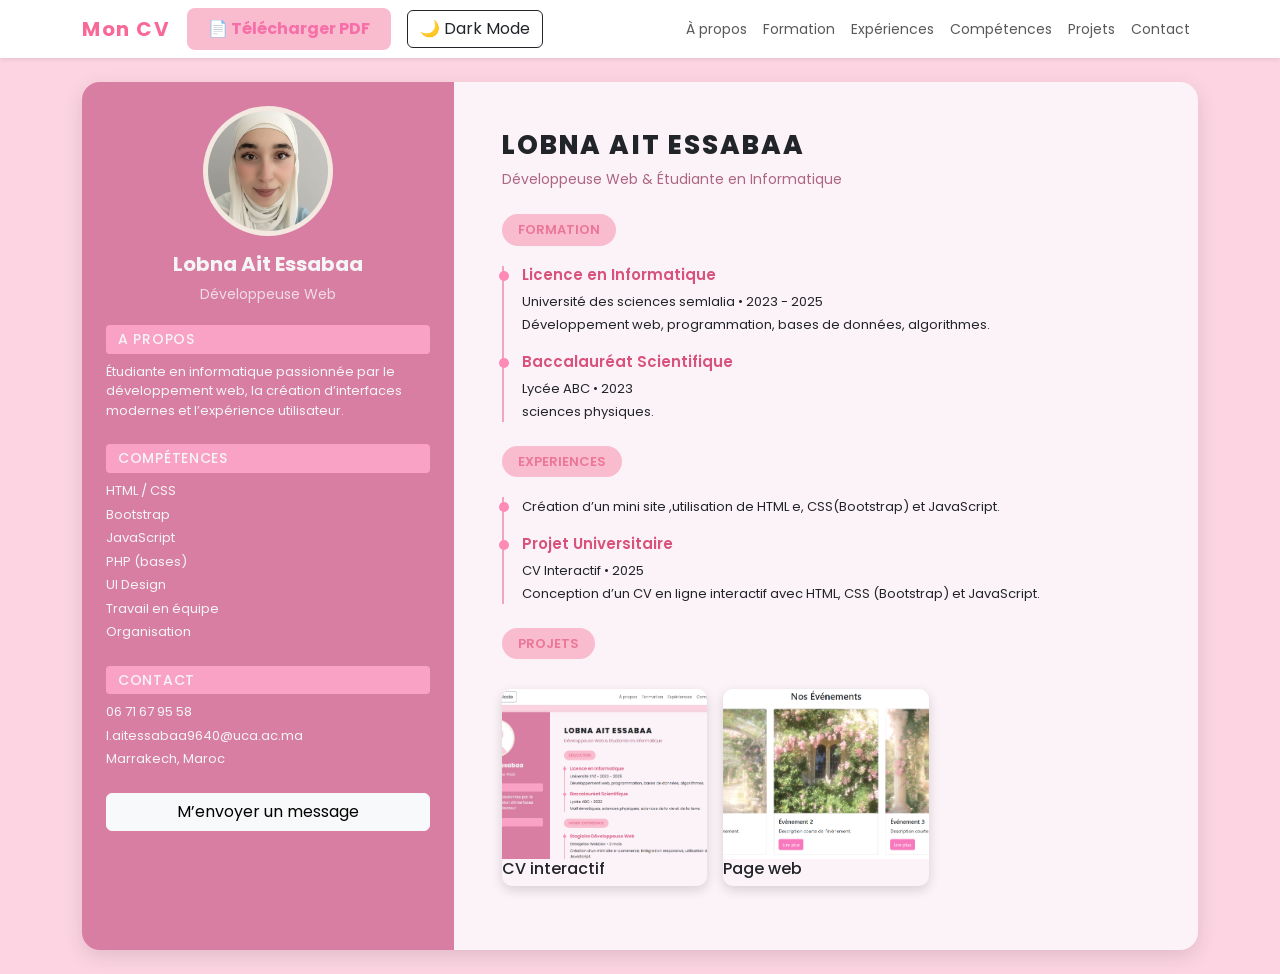
<file: index2.html>
<!DOCTYPE html>
<html lang="fr">
<head>
    <meta charset="UTF-8">
    <meta name="viewport" content="width=device-width, initial-scale=1.0">
    <title>CV - Lobna Ait Essabaa</title>
    <link rel="stylesheet"
          href="https://cdn.jsdelivr.net/npm/bootstrap@5.3.2/dist/css/bootstrap.min.css">
    <link rel="stylesheet"
          href="https://fonts.googleapis.com/css2?family=Poppins:wght@300;400;600;800&display=swap">
    <link rel="stylesheet" href="style2.css">
</head>
<body>
<nav class="navbar navbar-expand-lg navbar-light bg-white shadow-sm sticky-top">
    <div class="container">
        <a class="navbar-brand fw-bold" href="#">Mon CV</a>
        <button class="navbar-toggler" type="button" data-bs-toggle="collapse" data-bs-target="#menu">
            <span class="navbar-toggler-icon"></span>
        </button>
        <a href="cv.pdf" download class="btn" style="
            background: #f9bbce;
            color:#f76fa8;
            font-weight:bold;
            border-radius:8px;
            padding:8px 20px;
            ">
            📄 Télécharger PDF
            </a>
        <button id="darkToggle" class="btn btn-outline-dark ms-3">🌙 Dark Mode</button>
        <div class="collapse navbar-collapse" id="menu">
            <ul class="navbar-nav ms-auto">
                <li class="nav-item"><a class="nav-link" href="#about">À propos</a></li>
                <li class="nav-item"><a class="nav-link" href="#education">Formation</a></li>
                <li class="nav-item"><a class="nav-link" href="#experience">Expériences</a></li>
                <li class="nav-item"><a class="nav-link" href="#skills">Compétences</a></li>
                <li class="nav-item"><a class="nav-link" href="#projects">Projets</a></li>
                <li class="nav-item"><a class="nav-link" href="#contact">Contact</a></li>
            </ul>
        </div>
        
    </div>
</nav>
<div class="container my-4">
    <div class="row g-0 cv-card">
        <aside class="col-md-4 cv-left p-4">
            <div class="text-center mb-3" id="about">
                <div class="avatar-wrapper mx-auto">
                    <img src="pp.jpeg" alt="Photo de profil" class="avatar-img">
                </div>
                <h2 class="mt-3 name-left">Lobna Ait Essabaa</h2>
                <p class="role-left">Développeuse Web</p>
            </div>
            <div class="left-section mb-4">
                <h3 class="left-title">A propos</h3>
                <p class="left-text">
                    Étudiante en informatique passionnée par le développement web,
                    la création d’interfaces modernes et l’expérience utilisateur.
                </p>
            </div>
            <div class="left-section mb-4" id="skills">
                <h3 class="left-title">Compétences</h3>
                <ul class="skills-list">
                    <li>HTML / CSS</li>
                    <li>Bootstrap</li>
                    <li>JavaScript</li>
                    <li>PHP (bases)</li>
                    <li>UI Design</li>
                    <li>Travail en équipe</li>
                    <li>Organisation</li>
                </ul>
            </div>
            <div class="left-section" id="contact">
                <h3 class="left-title">Contact</h3>
                <ul class="contact-list">
                    <li> 06 71 67 95 58</li>
                    <li> l.aitessabaa9640@uca.ac.ma</li>
                    <li> Marrakech, Maroc</li>
                </ul>
                <button class="btn btn-light w-100 mt-2" onclick="afficherMessage()">
                    M’envoyer un message
                </button>
            </div>
        </aside>
        <main class="col-md-8 cv-right p-4 p-md-5">
            <header class="mb-4">
                <h1 class="name-main">LOBNA AIT ESSABAA</h1>
                <p class="subtitle-main">Développeuse Web & Étudiante en Informatique</p>
            </header>
            <section id="education" class="mb-4">
                <div class="section-pill">FORMATION</div>
                <div class="timeline">
                    <div class="timeline-item">
                        <div class="timeline-dot"></div>
                        <div class="timeline-content">
                            <h5>Licence en Informatique</h5>
                            <p class="small mb-1">Université des sciences semlalia • 2023 - 2025</p>
                            <p>Développement web, programmation, bases de données, algorithmes.</p>
                        </div>
                    </div>

                    <div class="timeline-item">
                        <div class="timeline-dot"></div>
                        <div class="timeline-content">
                            <h5>Baccalauréat Scientifique</h5>
                            <p class="small mb-1">Lycée ABC • 2023</p>
                            <p>sciences physiques.</p>
                        </div>
                    </div>
                </div>
            </section>
            <section id="experience" class="mb-4">
                <div class="section-pill">EXPERIENCES</div>
                <div class="timeline">
                    <div class="timeline-item">
                        <div class="timeline-dot"></div>
                        <div class="timeline-content">
                            <p>
                                Création d’un mini site ,utilisation de HTML e, CSS(Bootstrap) et JavaScript.
                            </p>
                        </div>
                    </div>

                    <div class="timeline-item">
                        <div class="timeline-dot"></div>
                        <div class="timeline-content">
                            <h5>Projet Universitaire</h5>
                            <p class="small mb-1">CV Interactif • 2025</p>
                            <p>
                                Conception d’un CV en ligne interactif avec HTML, CSS (Bootstrap) et JavaScript.
                            </p>
                        </div>
                    </div>
                </div>
            </section>
            <section id="projects" class="mb-3">
                <div class="section-pill">PROJETS</div>
                <div class="row g-3 mt-1">
                    <div class="col-md-4">
                        <div class="project-card">
                            <img src="cv.png" alt="">
                            <div class="project-info">
                                <button class="btn btn-sm btn-light project-btn">Voir Plus</button>
                            </div>
                           <h6>CV interactif</h6>
                        </div>
                    </div>

                    <div class="col-md-4">
                        <div class="project-card">
                            <img src="pic.png" alt="">
                            <div class="project-info">
                                <button class="btn btn-sm btn-light project-btn">Voir Plus</button>
                            </div>
                            <h6>Page web</h6>
                        </div>
                    </div>
            </section>

        </main>
    </div>
</div>
<script src="https://cdn.jsdelivr.net/npm/bootstrap@5.3.2/dist/js/bootstrap.bundle.min.js"></script>
<script src="script2.js"></script>
</body>
</html>
</file>
<file: style2.css>
*{
    font-family:'Poppins',sans-serif;
    box-sizing:border-box;
    scroll-behavior:smooth;
}

/* background général */
body{
    background:#fdd5e2;
}

/* card principale */
.cv-card{
    background:#f9c3d7;
    border-radius:18px;
    overflow:hidden;
    box-shadow:0 6px 20px rgba(0,0,0,.12);
}

/* colonne gauche style premier CV */
.cv-left{
    background:#d87ea2;
    color:#f5f5f5;
}

/* avatar style mix */
.avatar-wrapper{
    width:130px;
    height:130px;
    border-radius:50%;
    padding:5px;
    background:#f3e9e1;
}
.avatar-img{
    width:100%;
    height:100%;
    border-radius:50%;
    object-fit:cover;
}
.name-left{
    font-size:20px;
    font-weight:700;
}
.role-left{
    font-size:14px;
    opacity:.8;
}

/* sections à gauche */
.left-section{
    margin-top:20px;
}
.left-title{
    background:#f9a2c6;
    padding:6px 12px;
    border-radius:4px;
    font-size:14px;
    text-transform:uppercase;
    letter-spacing:.05em;
}
.left-text{
    font-size:13px;
    margin-top:8px;
}
.skills-list,
.contact-list{
    list-style:none;
    padding-left:0;
    margin-top:8px;
}
.skills-list li,
.contact-list li{
    font-size:13px;
    margin-bottom:4px;
}

/* colonne droite style Samira Hadid */
.cv-right{
    background:#fcf3f8;
}
.name-main{
    font-size:26px;
    font-weight:800;
    letter-spacing:.08em;
}
.subtitle-main{
    font-size:14px;
    color:#ad6581;
}

/* pill sections */
.section-pill{
    display:inline-block;
    background:#f9bbce;
    color:#eb7699;
    padding:6px 16px;
    border-radius:20px;
    font-weight:600;
    font-size:13px;
    margin-bottom:10px;
}

/* timeline style deuxième CV */
.timeline{
    border-left:2px solid #f4a5be;
    padding-left:18px;
    margin-top:10px;
}
.timeline-item{
    position:relative;
    margin-bottom:18px;
}
.timeline-dot{
    width:10px;
    height:10px;
    border-radius:50%;
    background:#fe8bb5;
    position:absolute;
    left:-23px;
    top:5px;
}
.timeline-content h5{
    font-size:15px;
    font-weight:600;
    color:#d8527c;
}
.timeline-content p{
    font-size:13px;
}
.project-card{
    position:relative;
    border-radius:10px;
    overflow:hidden;
    cursor:pointer;
    box-shadow:0 4px 12px rgba(0,0,0,.15);
    transition:.3s;
}
.project-card img{
    width:100%;
    height:170px;
    object-fit:cover;
    transition:.3s;
}
.project-card:hover{
    transform:scale(1.03);
}
.project-card:hover img{
    filter:brightness(55%);
}
.project-info{
    position:absolute;
    bottom:10px;
    left:12px;
    color:rgb(7, 7, 7);
    opacity:0;
    transition:.3s;
}
.project-card:hover .project-info{
    opacity:1;
    transform:translateY(-6px);
}
.project-info h6{
    font-size:13px;
    margin-bottom:4px;
}
.project-btn{
    font-size:11px;
    padding:3px 10px;
}

/* navbar ajustement */
.navbar-brand{
    letter-spacing:.08em;
}
.nav-link{
    font-size:14px;
}

/* responsive */
@media (max-width:767.98px){
    .cv-card{
        border-radius:0;
    }
    .cv-right{
        padding:25px !important;
    }
}
.dark-mode{
    background:#1a1a1a !important;
    color:#f2f2f2 !important;
}

.dark-mode .cv-left{
    background:#292929 !important;
}

.dark-mode .cv-card,
.dark-mode .cv-right{
    background:#222 !important;
}

.dark-mode .left-title{
    background:#000 !important;
}

.dark-mode .section-pill{
    background:#444 !important;
    color:#fff !important;
}

.dark-mode .timeline{
    border-color:#777 !important;
}

.dark-mode .timeline-dot{
    background:#f872b7 !important;
}

.dark-mode .project-card{
    background:#333 !important;
    box-shadow:none !important;
}

.dark-mode .project-card:hover img{
    filter:brightness(40%) !important;
}

.dark-mode .navbar{
    background:#111 !important;
}

.dark-mode .nav-link{
    color:#fff !important;
}

.dark-mode .btn-outline-dark{
    background:#fff;
    color:#111;
}
.navbar-brand{
    color: #f96997;
}
</file>
